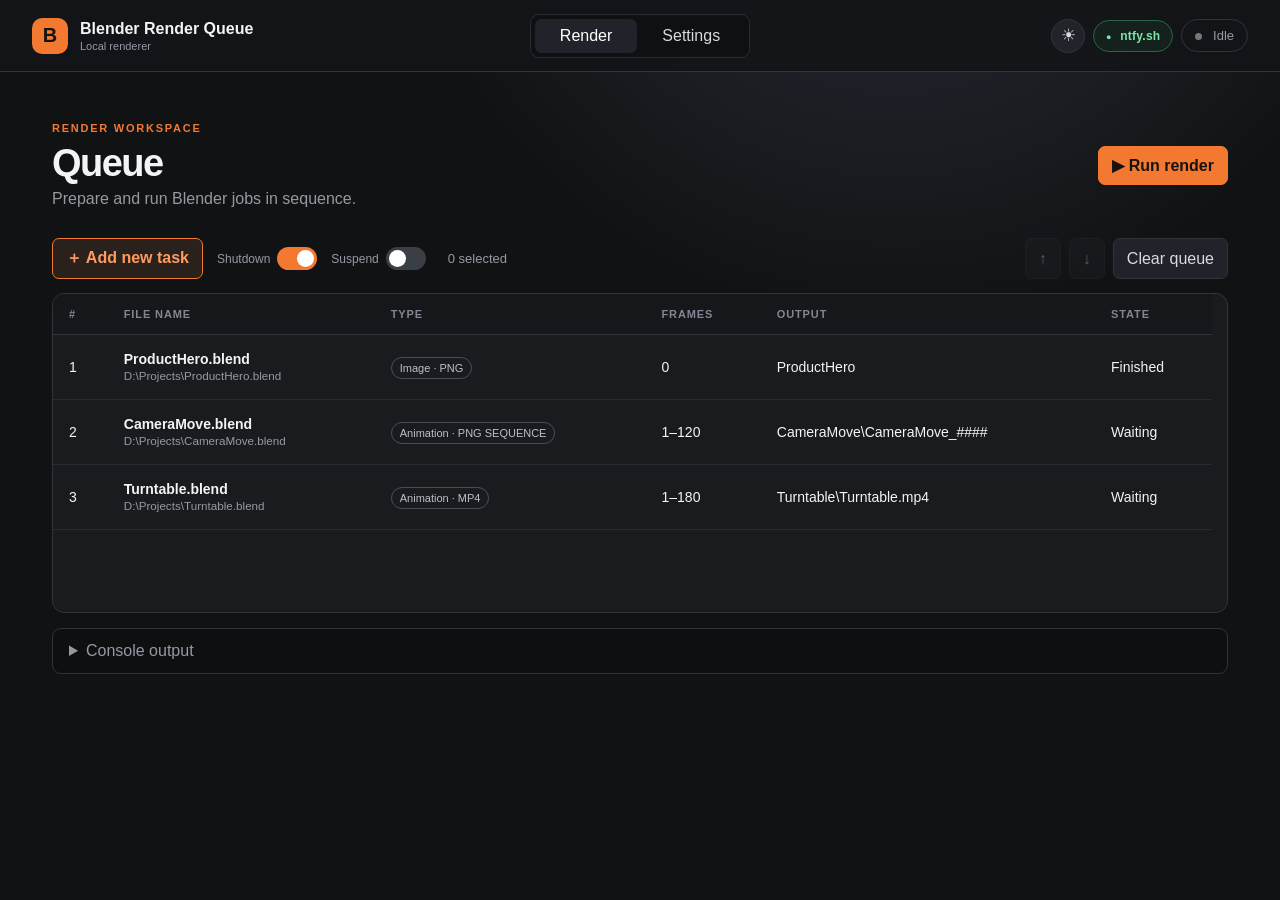
<file: docs/index.html>
<!doctype html>
<html lang="en">
<head>
  <meta charset="utf-8">
  <meta name="viewport" content="width=device-width, initial-scale=1">
  <title>Blender Render Queue</title>
  <meta name="description" content="A lightweight local render queue for Blender on Windows.">
  <script>try{document.documentElement.dataset.theme=localStorage.getItem("brq-theme")==="light"?"light":"dark"}catch(e){document.documentElement.dataset.theme="dark"}</script>
  <link rel="stylesheet" href="styles.css">
  <link rel="stylesheet" href="ntfy.css">
  <link rel="stylesheet" href="theme.css">
</head>
<body>
  <header class="topbar">
    <div class="brand"><span class="brand-mark">B</span><div><strong>Blender Render Queue</strong><small>Local renderer</small></div></div>
    <nav><button class="tab active" data-page="render">Render</button><button class="tab" data-page="settings">Settings</button></nav>
    <div class="status-group">
      <button id="themeToggle" class="theme-toggle" type="button" aria-label="Switch to light mode" title="Switch to light mode">☀</button>
      <div id="ntfyBadge" class="ntfy-status disabled" title="ntfy.sh notifications disabled"><span>●</span> ntfy.sh</div>
      <div id="statusBadge" class="status idle"><span></span> Idle</div>
    </div>
  </header>

  <main>
    <section id="renderPage" class="page active">
      <div class="hero-row"><div><p class="eyebrow">RENDER WORKSPACE</p><h1>Queue</h1><p class="subtle">Prepare and run Blender jobs in sequence.</p></div><button id="runBtn" class="primary">▶ Run render</button><button id="cancelBtn" class="danger hidden">■ Cancel</button></div>
      <div class="progress-card hidden" id="progressCard"><div><strong id="currentTask">Starting…</strong><span id="progressText">0%</span></div><div class="track"><div id="progressBar"></div></div><small id="etaText">Estimating remaining time…</small></div>
      <div class="toolbar"><button id="addBtn" class="primary secondary">＋ Add new task</button><div class="power-switches"><label><span>Shutdown</span><button id="shutdownBtn" class="switch-control" type="button" role="switch" aria-checked="false"><span></span></button></label><label><span>Suspend</span><button id="suspendBtn" class="switch-control" type="button" role="switch" aria-checked="false"><span></span></button></label></div><span id="selectionCount" class="selection-count">0 selected</span><button id="upBtn" disabled>↑</button><button id="downBtn" disabled>↓</button><button id="clearBtn" disabled>Clear queue</button></div>
      <div class="table-wrap"><table><thead><tr><th>#</th><th>File name</th><th>Type</th><th>Frames</th><th>Output</th><th>State</th></tr></thead><tbody id="queueBody"></tbody></table><div id="emptyState" class="empty"><div>◇</div><h2>Your queue is empty</h2><p>Add a Blender file to prepare the first render.</p><button id="emptyAddBtn" class="primary secondary">＋ Add new task</button></div></div>
      <details id="consoleDetails" class="console"><summary>Console output</summary><pre id="consoleLog">No render output yet.</pre></details>
    </section>

    <section id="settingsPage" class="page">
      <p class="eyebrow">APPLICATION</p><h1>Settings</h1><p class="subtle">Paths are stored locally next to the application.</p>
      <form id="settingsForm" class="settings-card">
        <label>Blender executable <small>The blender.exe used to execute jobs.</small><div class="path-row"><input id="blenderPath" required><button type="button" data-browse="exe">Browse</button></div></label>
        <label>Image output directory <small>Destination for still image renders.</small><div class="path-row"><input id="imageOutputPath" required><button type="button" data-browse="folder">Browse</button></div></label>
        <label>Animation output directory <small>Destination for animation frame sequences.</small><div class="path-row"><input id="animationOutputPath" required><button type="button" data-browse="folder">Browse</button></div></label>
        <label>Image custom arguments <small>Optional Blender arguments inserted before <code>-f</code>, e.g. <code>-E BLENDER_EEVEE_NEXT</code>.</small><input id="imageCustomArguments" placeholder="Optional"></label>
        <label>Animation custom arguments <small>Optional Blender arguments inserted before <code>-s ... -e ... -a</code>.</small><input id="animationCustomArguments" placeholder="Optional"></label>
        <div class="form-actions"><span id="saveNotice"></span><button class="primary" type="submit">Save settings</button></div>
      </form>
      <form id="notificationsForm" class="settings-card">
        <p class="eyebrow">NTFY.SH</p><h2>Notifications</h2>
        <p class="subtle">Send a notification after every successfully completed render.</p>
        <label class="toggle-row"><input id="notificationsEnabled" type="checkbox"><span><strong>Enable notifications</strong><small>Uses your ntfy.sh server and topic.</small></span></label>
        <label>Server URL <small>For example: <code>https://ntfy.sh</code> or your self-hosted server.</small><input id="notificationsServer" type="url" placeholder="https://ntfy.sh"></label>
        <label>Topic <small>The topic that receives completed-render notifications.</small><input id="notificationsTopic" placeholder="blender"></label>
        <div class="form-actions"><span id="notificationsSaveNotice"></span><button class="primary" type="submit">Save notification settings</button></div>
      </form>
      <section id="loggingCard" class="settings-card hidden">
        <p class="eyebrow">DIAGNOSTICS</p><h2>Logging</h2>
        <p class="subtle">Download the latest application log, including Blender console output and unexpected errors.</p>
        <div class="logging-actions"><span id="logDownloadNotice"></span><button id="downloadLogBtn" type="button">↓ Download log</button></div>
      </section>
    </section>
  </main>

  <dialog id="taskDialog"><form id="taskForm"><div class="dialog-head"><div><p class="eyebrow" id="taskDialogEyebrow">NEW RENDER</p><h2 id="taskDialogTitle">Add task</h2></div><button type="button" class="icon-btn" id="closeDialog">×</button></div>
    <label>Blender file<div class="path-row"><input id="taskFile" readonly><button type="button" id="taskBrowseBtn">Browse</button></div></label>
    <div class="grid-2"><label>Render type<select id="taskType"><option value="image">Image</option><option value="animation">Animation</option></select></label><label>Output format<select id="outputFormat"><option value="JPEG">JPEG</option><option value="PNG" selected>PNG</option><option value="EXR">EXR</option></select></label></div>
    <div class="grid-2"><label>Start frame<input id="frameStart" type="number" value="0" required></label><label id="endFrameLabel" class="hidden">End frame<input id="frameEnd" type="number" value="250" required></label></div>
    <label>Output file name<input id="outputName" required><small>Use # characters as frame-number placeholders.</small></label>
    <details id="taskAdvanced" class="advanced-options"><summary>Advanced</summary><div class="grid-2">
      <label>Resolution percentage<input id="resolutionPercentage" type="number" min="1" max="100" placeholder="Use .blend default"><small>Overrides the percentage from Output Properties.</small></label>
      <label>Samples<input id="samples" type="number" min="1" max="1000000" placeholder="Use .blend default"><small>Overrides render samples for Cycles or Eevee.</small></label>
    </div></details>
    <div class="dialog-actions"><button type="button" id="cancelDialog">Cancel</button><button class="primary" id="taskSubmitBtn" type="submit">Add to queue</button></div>
  </form></dialog>
  <dialog id="commandDialog"><form id="commandForm"><div class="dialog-head"><div><p class="eyebrow">ADVANCED</p><h2>Modify command</h2></div><button type="button" class="icon-btn" data-close-dialog="commandDialog">×</button></div>
    <label>Complete Blender command<small>The command is executed directly without a shell. Edit arguments carefully.</small><textarea id="commandText" rows="9" spellcheck="false" required></textarea></label>
    <div class="dialog-actions"><button type="button" data-close-dialog="commandDialog">Cancel</button><button type="button" id="resetCommandBtn">Reset generated command</button><button class="primary" type="submit">Save command</button></div>
  </form></dialog>
  <dialog id="preflightDialog"><form method="dialog"><div class="dialog-head"><div><p class="eyebrow">PREFLIGHT</p><h2 id="preflightTitle">Queue check</h2></div></div>
    <div id="preflightContent"></div>
    <div class="dialog-actions"><button value="cancel">Cancel</button><button id="continueRenderBtn" class="primary" value="continue">Continue render</button></div>
  </form></dialog>
  <dialog id="deleteDialog"><form method="dialog"><div class="dialog-head"><div><p class="eyebrow">CONFIRM</p><h2>Delete selected tasks?</h2></div></div>
    <p class="subtle" id="deleteSummary"></p><div class="dialog-actions"><button value="cancel">Cancel</button><button class="danger" value="delete">Delete</button></div>
  </form></dialog>
  <dialog id="existingFramesDialog"><form method="dialog"><div class="dialog-head"><div><p class="eyebrow">EXISTING FRAMES</p><h2>Animation frames already exist</h2></div></div>
    <p class="subtle" id="existingFramesSummary"></p>
    <p>Do you want to keep existing PNG files and render only missing frames, or overwrite the complete animation range?</p>
    <div class="dialog-actions"><button value="cancel">Cancel</button><button id="overwriteFramesBtn" value="overwrite">Overwrite</button><button id="skipFramesBtn" class="primary" value="skip">Skip existing frames</button></div>
  </form></dialog>
  <dialog id="setupDialog"><form method="dialog"><div class="dialog-head"><div><p class="eyebrow">WELCOME</p><h2>Complete the initial setup</h2></div></div>
    <p class="subtle">Blender and output paths are not configured yet. Set them before adding and running your first render.</p>
    <div class="dialog-actions"><button value="cancel">Not now</button><button id="openSettingsBtn" value="settings">Open Settings</button><button id="useSystemDefaultsBtn" class="primary" type="button">Use system defaults</button></div>
  </form></dialog>
  <dialog id="blenderNotFoundDialog"><form method="dialog"><div class="dialog-head"><div><p class="eyebrow">BLENDER NOT FOUND</p><h2>Select Blender manually</h2></div></div>
    <p class="subtle">The application could not detect a system Blender installation. Output directories were filled in, but you still need to select the Blender executable.</p>
    <div class="dialog-actions"><button class="primary" value="ok">OK</button></div>
  </form></dialog>
  <div id="contextMenu" class="context-menu hidden" role="menu">
    <button type="button" data-context-action="edit">Edit task</button>
    <button type="button" data-context-action="command">Modify command</button>
    <button type="button" data-context-action="duplicate">Duplicate task</button>
    <button type="button" data-context-action="open-output">Open output folder</button>
    <span class="context-separator"></span>
    <button type="button" class="context-danger" data-context-action="delete">Delete from queue</button>
  </div>
  <div id="toast" role="status"></div>
  <script src="demo-api.js"></script>
  <script src="app.js"></script>
</body>
</html>
</file>
<file: docs/styles.css>
:root{color-scheme:dark;--bg:#111214;--panel:#191b1f;--panel2:#202329;--line:#30343b;--text:#f3f4f6;--muted:#949aa4;--orange:#f37931;--orange2:#d95e18;--green:#55c98b;--red:#e15b64;font-family:Inter,"Segoe UI",sans-serif}*{box-sizing:border-box}body{margin:0;background:radial-gradient(circle at 70% -20%,#29303a 0,transparent 36%),var(--bg);color:var(--text);min-height:100vh}.topbar{height:72px;border-bottom:1px solid var(--line);display:grid;grid-template-columns:1fr auto 1fr;align-items:center;padding:0 32px;background:#141518ee;position:sticky;top:0;z-index:5;backdrop-filter:blur(14px)}.brand{display:flex;align-items:center;gap:12px}.brand-mark{display:grid;place-items:center;width:36px;height:36px;background:var(--orange);border-radius:10px;color:#17120f;font-weight:900;font-size:20px}.brand div{display:flex;flex-direction:column}.brand small{color:var(--muted);font-size:11px;margin-top:2px}.topbar nav{display:flex;background:#0f1012;padding:4px;border-radius:9px;border:1px solid #292c31}.tab{border:0;background:transparent;padding:8px 25px}.tab.active{background:var(--panel2);color:#fff}.status{justify-self:end;border:1px solid var(--line);border-radius:99px;padding:8px 13px;color:var(--muted);font-size:13px}.status span{display:inline-block;width:7px;height:7px;border-radius:50%;background:#777;margin-right:7px}.status.active span{background:var(--orange);box-shadow:0 0 10px var(--orange)}.status.finished span{background:var(--green)}.status.failed span,.status.cancelled span{background:var(--red)}main{max-width:1240px;margin:0 auto;padding:50px 32px}.page{display:none}.page.active{display:block}.hero-row{display:flex;align-items:center;margin-bottom:30px}.hero-row>div:first-child{margin-right:auto}.eyebrow{color:var(--orange);font-weight:800;font-size:11px;letter-spacing:.16em;margin:0 0 8px}h1{font-size:38px;margin:0 0 5px;letter-spacing:-.04em}h2{margin:0}.subtle{color:var(--muted);margin:0}.primary{background:var(--orange);color:#17120f;border-color:var(--orange);font-weight:750}.primary:hover{background:#ff8b46}.secondary{background:#2b211c;color:#ff9b61}.danger{border-color:#77343a;color:#ff8e96;margin-left:10px}button,input,select{font:inherit}button{background:var(--panel2);color:#d7dae0;border:1px solid var(--line);border-radius:7px;padding:9px 13px;cursor:pointer}button:hover:not(:disabled){border-color:#626872}button:disabled{opacity:.35;cursor:default}.toolbar{display:grid;grid-template-columns:auto auto auto 1fr auto auto auto;gap:8px;margin-bottom:14px}.table-wrap{background:var(--panel);border:1px solid var(--line);border-radius:12px;overflow:hidden;min-height:320px}table{width:100%;border-collapse:collapse}th{text-align:left;color:#818792;font-size:11px;text-transform:uppercase;letter-spacing:.08em;padding:14px 16px;background:#15171a;border-bottom:1px solid var(--line)}td{padding:16px;border-bottom:1px solid #292c31;font-size:14px}tbody tr{cursor:pointer}tbody tr:hover{background:#1d2024}tbody tr.selected{background:#2a211d;box-shadow:inset 3px 0 var(--orange)}.type-pill{font-size:11px;padding:4px 8px;border:1px solid #484e57;border-radius:99px;color:#bcc1c9}.empty{text-align:center;padding:67px 20px}.empty>div{color:var(--orange);font-size:40px}.empty h2{margin:10px}.empty p{color:var(--muted);margin:0 0 22px}.console{margin-top:15px;background:#0e0f11;border:1px solid var(--line);border-radius:9px;padding:13px 16px;color:var(--muted)}.console pre{white-space:pre-wrap;max-height:260px;overflow:auto;color:#b7bdc6;font:12px/1.55 Consolas,monospace}.settings-card{background:var(--panel);border:1px solid var(--line);border-radius:12px;padding:28px;max-width:850px;margin-top:30px}.settings-card>label,dialog label{display:block;font-weight:650;margin-bottom:24px}.settings-card label small,dialog label small{display:block;color:var(--muted);font-weight:400;margin:5px 0 10px}.path-row{display:flex;gap:8px}.path-row input{flex:1}input,select{width:100%;background:#101214;border:1px solid #363a41;color:var(--text);border-radius:7px;padding:10px 12px;outline:none}input:focus,select:focus{border-color:var(--orange)}.form-actions,.dialog-actions{display:flex;justify-content:flex-end;align-items:center;gap:10px}.form-actions span{color:var(--green);margin-right:auto;font-size:13px}dialog{width:min(600px,calc(100% - 32px));background:var(--panel);color:var(--text);border:1px solid #424751;border-radius:14px;padding:0;box-shadow:0 30px 90px #000b}dialog::backdrop{background:#07080ac9;backdrop-filter:blur(3px)}dialog form{padding:27px}.dialog-head{display:flex;justify-content:space-between;align-items:start;margin-bottom:28px}.icon-btn{border:0;background:transparent;font-size:28px;padding:0 8px}.grid-2{display:grid;grid-template-columns:1fr 1fr;gap:14px}.progress-card{background:#191e22;border:1px solid #394148;border-radius:10px;padding:16px 18px;margin-bottom:20px}.progress-card>div:first-child{display:flex;justify-content:space-between}.track{height:6px;background:#30353b;border-radius:5px;margin:12px 0 8px;overflow:hidden}.track div{height:100%;width:0;background:var(--orange);transition:width .3s}.progress-card small{color:var(--muted)}.hidden{display:none!important}#toast{position:fixed;right:25px;bottom:25px;background:#252930;border:1px solid #454b54;padding:12px 17px;border-radius:8px;opacity:0;transform:translateY(10px);transition:.2s;pointer-events:none}#toast.show{opacity:1;transform:none}@media(max-width:760px){.topbar{padding:0 14px;grid-template-columns:1fr auto}.topbar nav{order:3;position:fixed;bottom:12px;left:50%;transform:translateX(-50%);z-index:9}.status{display:none}main{padding:30px 15px}.toolbar{display:flex;flex-wrap:wrap}.toolbar span{display:none}.table-wrap{overflow:auto}table{min-width:760px}.hero-row{align-items:end}.brand small{display:none}}
</file>
<file: docs/ntfy.css>
.status-group {
  justify-self: end;
  display: flex;
  align-items: center;
  gap: 8px;
}

.status-group .status {
  justify-self: auto;
}

.ntfy-status {
  border: 1px solid;
  border-radius: 999px;
  padding: 8px 12px;
  font-size: 12px;
  font-weight: 700;
  letter-spacing: .02em;
  transition: color .2s, border-color .2s, background .2s;
}

.ntfy-status span {
  margin-right: 5px;
  font-size: 9px;
}

.ntfy-status.enabled {
  color: #7ce4aa;
  border-color: #286645;
  background: #17352466;
}

.ntfy-status.disabled {
  color: #ff8e96;
  border-color: #71333a;
  background: #3a1d2166;
}

.toolbar {
  grid-template-columns: auto auto auto 1fr auto auto auto auto;
}

@media (max-width: 760px) {
  .status-group { display: none; }
}
</file>
<file: docs/theme.css>
.theme-toggle {
  width: 34px;
  height: 34px;
  display: grid;
  place-items: center;
  padding: 0;
  border-radius: 50%;
  font-size: 17px;
}

.missing-file {
  display: inline-grid;
  place-items: center;
  width: 17px;
  height: 17px;
  margin-right: 5px;
  border-radius: 50%;
  background: var(--red);
  color: #fff;
  font-size: 12px;
  font-weight: 900;
  line-height: 1;
  vertical-align: 1px;
}

.missing-file:hover { filter: brightness(1.12); }

.toolbar { grid-template-columns: auto auto 1fr auto auto auto; }
.selection-count { align-self: center; color: var(--muted); font-size: 13px; padding-left: 8px; }
textarea { width: 100%; resize: vertical; min-height: 150px; background: #101214; border: 1px solid #363a41; color: var(--text); border-radius: 7px; padding: 11px 12px; outline: none; font: 12px/1.55 Consolas, monospace; }
textarea:focus { border-color: var(--orange); }
.context-menu { position: fixed; z-index: 50; min-width: 210px; padding: 6px; border: 1px solid var(--line); border-radius: 9px; background: var(--panel2); box-shadow: 0 16px 45px #0008; }
.context-menu button { display: block; width: 100%; border: 0; background: transparent; text-align: left; padding: 9px 11px; }
.context-menu button:hover:not(:disabled) { background: #ffffff0d; }
.context-menu .context-danger { color: #ff8e96; }
.context-separator { display: block; height: 1px; margin: 5px; background: var(--line); }
.preflight-group { margin: 16px 0; padding: 13px 15px; border: 1px solid var(--line); border-radius: 8px; }
.preflight-group h3 { margin: 0 0 8px; font-size: 14px; }
.preflight-group ul { margin: 0; padding-left: 20px; color: var(--muted); }
.preflight-errors { border-color: #77343a; }
.preflight-warnings { border-color: #806336; }
.state-reason { display: inline-block; margin-left: 5px; color: var(--red); cursor: help; }
.table-wrap {
  min-height: clamp(220px, calc(100vh - 410px), 320px);
  max-height: calc(100vh - 410px);
  overflow: auto;
  scrollbar-gutter: stable;
}
.table-wrap thead th { position: sticky; top: 0; z-index: 2; }
.logging-actions { display: flex; justify-content: flex-end; align-items: center; gap: 12px; margin-top: 22px; }
.logging-actions span { margin-right: auto; color: var(--green); font-size: 13px; }
.toggle-row { display: flex !important; align-items: flex-start; gap: 11px; margin-top: 24px; }
.toggle-row input { width: auto; margin: 3px 0 0; accent-color: var(--orange); }
.toggle-row span { display: block; }
.toggle-row small { margin-bottom: 0 !important; }
.power-switches { display: flex; align-items: center; gap: 14px; padding: 0 6px; }
.power-switches label { display: flex; align-items: center; gap: 7px; color: var(--muted); font-size: 12px; }
.switch-control { position: relative; width: 40px; height: 23px; padding: 0; border: 0; border-radius: 99px; background: #3a3e45; }
.switch-control span { position: absolute; width: 17px; height: 17px; left: 3px; top: 3px; border-radius: 50%; background: #fff; transition: transform .18s ease; }
.switch-control.toggle-active { background: var(--orange); }
.switch-control.toggle-active span { transform: translateX(17px); }
.advanced-options { margin: -4px 0 24px; padding: 12px 14px; border: 1px solid var(--line); border-radius: 8px; }
.advanced-options summary { cursor: pointer; color: var(--muted); font-weight: 700; user-select: none; }
.advanced-options[open] summary { margin-bottom: 18px; color: var(--text); }
.advanced-options label { margin-bottom: 0; }
tbody tr.selected,
tbody tr.current-render { background: #2a211d; box-shadow: inset 3px 0 var(--orange); }
tbody tr[draggable="true"] { cursor: grab; }
tbody tr[draggable="true"]:active { cursor: grabbing; }
tbody tr.dragging { opacity: .35; }
tbody tr.interaction-locked { cursor: default; }
tbody tr.drop-before { box-shadow: inset 0 3px var(--orange); }
tbody tr.drop-after { box-shadow: inset 0 -3px var(--orange); }

#setupDialog .dialog-actions {
  margin-top: 30px;
  gap: 12px;
}

#setupDialog .dialog-actions button:first-child { margin-right: auto; }

@media (max-width: 600px) {
  .table-wrap { min-height: 220px; max-height: calc(100vh - 330px); }
  #setupDialog .dialog-actions {
    flex-direction: column-reverse;
    align-items: stretch;
  }

  #setupDialog .dialog-actions button {
    width: 100%;
    margin-right: 0;
  }
}

html[data-theme="light"] {
  color-scheme: light;
  --bg: #e4e4e4;
  --panel: #ffffff;
  --panel2: #edf0f4;
  --line: #d9dee5;
  --text: #17191d;
  --muted: #69717d;
  --green: #16814d;
  --red: #c53d49;
}

html[data-theme="light"] body {
  background: radial-gradient(circle at 70% -20%, #d4dbe3 0, transparent 38%), var(--bg);
}

html[data-theme="light"] .topbar { background: #ffffffeb; }
html[data-theme="light"] .topbar nav { background: #edf0f4; border-color: #d8dde4; }
html[data-theme="light"] .tab.active { background: #ffffff; color: #17191d; box-shadow: 0 1px 4px #1c253014; }
html[data-theme="light"] button { background: #f7f8fa; color: #303641; }
html[data-theme="light"] button:hover:not(:disabled) { border-color: #9ca5b1; }
html[data-theme="light"] .switch-control { background: #cfd3d9; }
html[data-theme="light"] .switch-control.toggle-active { background: var(--orange); }
html[data-theme="light"] .primary { background: var(--orange); color: #21150e; }
html[data-theme="light"] .secondary { background: #fff1e8; color: #b84b0d; }
html[data-theme="light"] .danger { color: #b52c38; border-color: #e1a5aa; }
html[data-theme="light"] th { background: #f5f7f9; }
html[data-theme="light"] td { border-bottom-color: #e4e8ed; }
html[data-theme="light"] tbody tr:hover { background: #f5f7f9; }
html[data-theme="light"] tbody tr.selected,
html[data-theme="light"] tbody tr.current-render { background: #fff2e9; }
html[data-theme="light"] .type-pill { border-color: #c8ced6; color: #555e69; }
html[data-theme="light"] .console { background: #ffffff; }
html[data-theme="light"] .console pre { color: #414955; }
html[data-theme="light"] input,
html[data-theme="light"] select,
html[data-theme="light"] textarea { background: #ffffff; border-color: #cfd5dd; color: #17191d; }
html[data-theme="light"] dialog { background: #ffffff; box-shadow: 0 30px 90px #29323d33; }
html[data-theme="light"] dialog::backdrop { background: #4c566477; }
html[data-theme="light"] .progress-card { background: #ffffff; border-color: #d7dde5; }
html[data-theme="light"] .track { background: #e3e7ec; }
html[data-theme="light"] #toast { background: #ffffff; border-color: #cfd5dd; box-shadow: 0 8px 28px #29323d22; }
html[data-theme="light"] .ntfy-status.enabled { color: #116d40; border-color: #79bd98; background: #e8f7ef; }
html[data-theme="light"] .ntfy-status.disabled { color: #b42d39; border-color: #dda0a6; background: #fff0f1; }
html[data-theme="light"] .demo-banner { color: #3c434d; background: #e9edf2; border-color: #d3d9e1; }
html[data-theme="light"] .demo-banner a { color: #20252c; }
html[data-theme="light"] .context-menu { background: #ffffff; box-shadow: 0 16px 45px #29323d33; }
html[data-theme="light"] .context-menu button:hover:not(:disabled) { background: #f0f2f5; }
</file>
